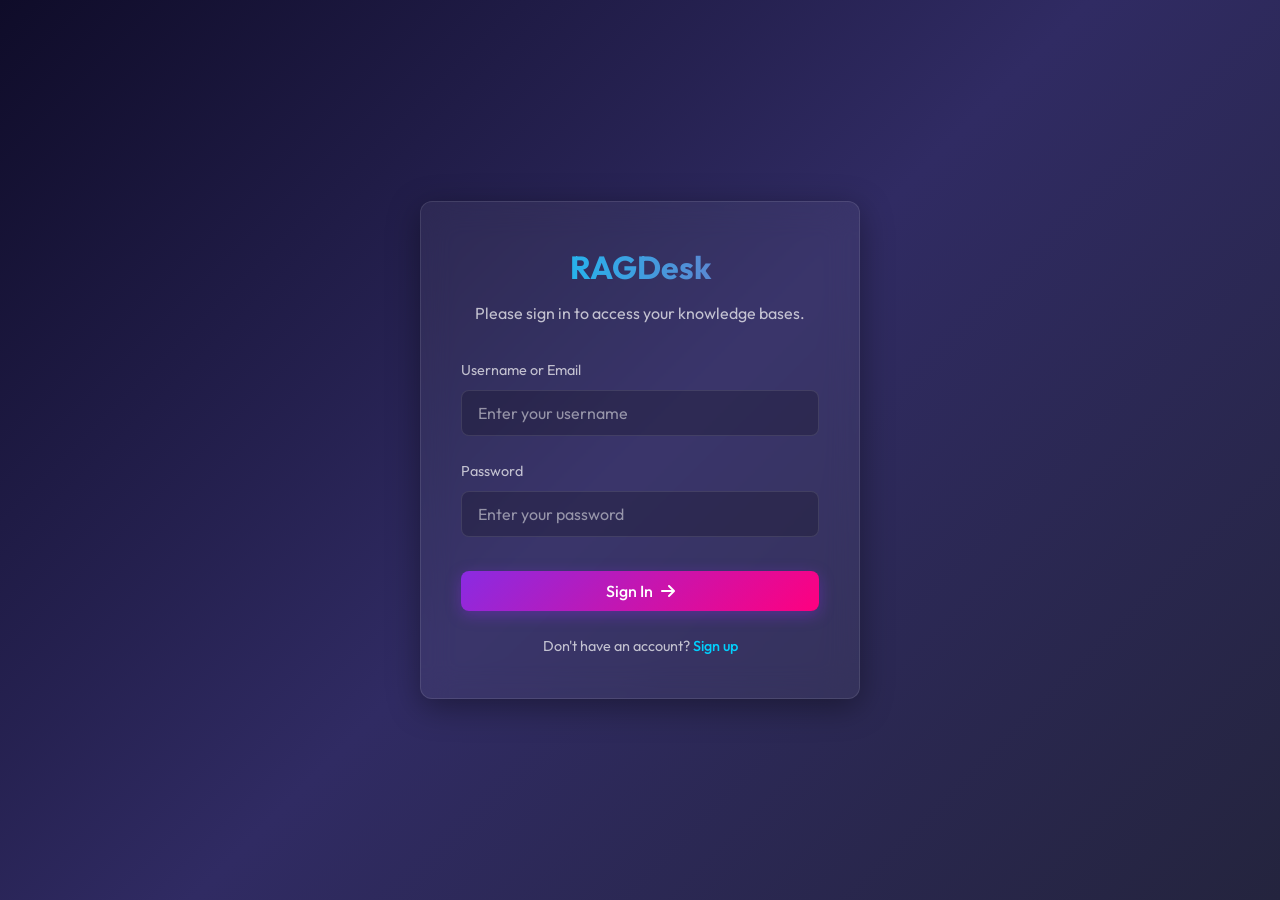
<file: frontend/index.html>
<!DOCTYPE html>
<html lang="en">
<head>
  <meta charset="UTF-8">
  <meta name="viewport" content="width=device-width, initial-scale=1.0">
  <title>Dashboard - RAGDesk</title>
  
  <link rel="preconnect" href="https://fonts.googleapis.com">
  <link rel="preconnect" href="https://fonts.gstatic.com" crossorigin>
  <link href="https://fonts.googleapis.com/css2?family=Outfit:wght@300;400;500;600;700&display=swap" rel="stylesheet">
  <link rel="stylesheet" href="https://cdnjs.cloudflare.com/ajax/libs/font-awesome/6.4.0/css/all.min.css">
  
  <link rel="stylesheet" href="css/index.css">
  <link rel="stylesheet" href="css/components.css">
  <link rel="stylesheet" href="css/layout.css">
  <script src="js/config.js"></script>
</head>
<body>

  <div class="dashboard-layout animate-fade-in">
    
    <!-- Sidebar -->
    <aside class="sidebar">
      <h2 class="text-gradient"><i class="fas fa-layer-group"></i> RAGDesk</h2>
      <ul class="nav-menu">
        <li class="nav-item">
          <a href="index.html" class="active"><i class="fas fa-home"></i> Dashboard</a>
        </li>
        <li class="nav-item">
          <a href="chat.html"><i class="fas fa-comments"></i> Chat Interface</a>
        </li>
      </ul>
      <div style="margin-top: auto;">
        <button id="logout-btn" class="btn btn-secondary" style="width: 100%;">
          <i class="fas fa-sign-out-alt"></i> Logout
        </button>
      </div>
    </aside>

    <!-- Main Content -->
    <main class="main-content">
      <header class="page-header">
        <div>
          <h1>Knowledge Bases</h1>
          <p style="color: var(--text-muted)">Manage your document collections and upload new files.</p>
        </div>
        <button id="new-kb-btn" class="btn btn-primary">
          <i class="fas fa-plus"></i> New Knowledge Base
        </button>
      </header>

      <div id="dashboard-alert-container"></div>

      <div id="kb-grid" class="grid-cards">
        <!-- Knowledge Bases will be injected here -->
        <div class="glass-panel card" style="display: flex; align-items: center; justify-content: center; height: 150px; opacity: 0.5;">
          <p>Loading...</p>
        </div>
      </div>
    </main>

  </div>

  <!-- New KB Modal -->
  <div id="kb-modal" class="modal-overlay">
    <div class="glass-panel modal-content">
      <div class="modal-header">
        <h3>Create Knowledge Base</h3>
        <button class="modal-close" id="close-modal"><i class="fas fa-times"></i></button>
      </div>
      <form id="kb-form">
        <div class="form-group">
          <label class="form-label" for="kb-name">Knowledge Base Name</label>
          <input type="text" id="kb-name" placeholder="e.g. HR Policies" required>
        </div>
        <div class="form-group">
          <label class="form-label" for="kb-desc">Description (optional)</label>
          <textarea id="kb-desc" rows="3" placeholder="Brief description..."></textarea>
        </div>
        <button type="submit" class="btn btn-primary" style="width: 100%;">Create</button>
      </form>
    </div>
  </div>

  <script type="module" src="js/dashboard.js"></script>
</body>
</html>
</file>
<file: frontend/css/index.css>
:root {
  /* Brand Colors - Deep violet & vibrant indigo */
  --bg-base: #0f0c29;
  --bg-gradient: linear-gradient(135deg, #0f0c29 0%, #302b63 50%, #24243e 100%);
  --surface-primary: rgba(255, 255, 255, 0.05);
  --surface-secondary: rgba(255, 255, 255, 0.08);
  --surface-border: rgba(255, 255, 255, 0.1);
  --glass-blur: blur(16px);
  
  --primary: #8a2be2;
  --primary-hover: #9b4dca;
  --secondary: #00d2ff;
  --accent: #ff007f;
  
  --text-primary: #ffffff;
  --text-secondary: rgba(255, 255, 255, 0.7);
  --text-muted: rgba(255, 255, 255, 0.5);

  /* Status Colors */
  --success: #2ecc71;
  --warning: #f39c12;
  --danger: #e74c3c;

  /* Typography */
  --font-sans: 'Outfit', -apple-system, BlinkMacSystemFont, 'Segoe UI', Roboto, Helvetica, Arial, sans-serif;
  
  /* Spacing & Borders */
  --radius-sm: 8px;
  --radius-md: 12px;
  --radius-lg: 20px;
  --radius-pill: 9999px;
  
  --transition-fast: 0.15s ease;
  --transition-normal: 0.3s cubic-bezier(0.4, 0, 0.2, 1);
}

* {
  margin: 0;
  padding: 0;
  box-sizing: border-box;
}

body {
  font-family: var(--font-sans);
  background: var(--bg-base);
  background-image: var(--bg-gradient);
  background-attachment: fixed;
  color: var(--text-primary);
  line-height: 1.6;
  min-height: 100vh;
  -webkit-font-smoothing: antialiased;
}

/* Animations */
@keyframes fadeIn {
  from { opacity: 0; transform: translateY(10px); }
  to { opacity: 1; transform: translateY(0); }
}

@keyframes pulseGradient {
  0% { background-position: 0% 50%; }
  50% { background-position: 100% 50%; }
  100% { background-position: 0% 50%; }
}

.animate-fade-in {
  animation: fadeIn var(--transition-normal) forwards;
}

/* Scrollbar */
::-webkit-scrollbar {
  width: 8px;
}
::-webkit-scrollbar-track {
  background: transparent;
}
::-webkit-scrollbar-thumb {
  background: var(--surface-border);
  border-radius: var(--radius-pill);
}
::-webkit-scrollbar-thumb:hover {
  background: rgba(255, 255, 255, 0.2);
}
</file>
<file: frontend/css/components.css>
/* Glass Panels */
.glass-panel {
  background: var(--surface-primary);
  backdrop-filter: var(--glass-blur);
  -webkit-backdrop-filter: var(--glass-blur);
  border: 1px solid var(--surface-border);
  border-radius: var(--radius-md);
  box-shadow: 0 8px 32px 0 rgba(0, 0, 0, 0.37);
}

/* Typography elements */
h1, h2, h3, h4 {
  font-weight: 600;
  margin-bottom: 0.5em;
  letter-spacing: 0;
}

.text-gradient {
  background: linear-gradient(to right, var(--secondary), var(--accent));
  -webkit-background-clip: text;
  -webkit-text-fill-color: transparent;
  background-size: 200% auto;
  animation: pulseGradient 4s linear infinite;
}

/* Inputs */
input, select, textarea {
  width: 100%;
  padding: 12px 16px;
  background: rgba(0, 0, 0, 0.2);
  border: 1px solid var(--surface-border);
  border-radius: var(--radius-sm);
  color: var(--text-primary);
  font-family: inherit;
  font-size: 1rem;
  transition: var(--transition-fast);
}

input:focus, select:focus, textarea:focus {
  outline: none;
  border-color: var(--primary);
  box-shadow: 0 0 0 2px rgba(138, 43, 226, 0.2);
  background: rgba(0, 0, 0, 0.3);
}

input::placeholder, textarea::placeholder {
  color: var(--text-muted);
}

/* Buttons */
.btn {
  display: inline-flex;
  align-items: center;
  justify-content: center;
  gap: 8px;
  padding: 10px 20px;
  border: none;
  border-radius: var(--radius-sm);
  font-weight: 500;
  font-size: 1rem;
  cursor: pointer;
  transition: var(--transition-normal);
  font-family: inherit;
  text-decoration: none;
}

.btn-primary {
  background: linear-gradient(135deg, var(--primary), var(--accent));
  color: white;
  box-shadow: 0 4px 15px rgba(138, 43, 226, 0.4);
}

.btn-primary:hover {
  transform: translateY(-2px);
  box-shadow: 0 6px 20px rgba(138, 43, 226, 0.6);
  filter: brightness(1.1);
}

.btn-primary:active {
  transform: translateY(0);
}

.btn-secondary {
  background: var(--surface-secondary);
  color: var(--text-primary);
  border: 1px solid var(--surface-border);
}

.btn-secondary:hover {
  background: rgba(255, 255, 255, 0.15);
  transform: translateY(-1px);
}

.btn-icon {
  padding: 8px;
  border-radius: var(--radius-pill);
  display: flex;
  align-items: center;
  justify-content: center;
  background: transparent;
  color: var(--text-secondary);
  border: none;
  cursor: pointer;
  transition: var(--transition-fast);
}

.btn-icon:hover {
  color: var(--text-primary);
  background: var(--surface-secondary);
}

/* Forms */
.form-group {
  margin-bottom: 1.5rem;
}

.form-label {
  display: block;
  margin-bottom: 0.5rem;
  color: var(--text-secondary);
  font-size: 0.9rem;
}

/* Alerts / Toasts */
.alert {
  padding: 1rem;
  border-radius: var(--radius-sm);
  margin-bottom: 1rem;
  font-size: 0.9rem;
  display: flex;
  align-items: flex-start;
  gap: 10px;
}
.alert-error {
  background: rgba(231, 76, 60, 0.1);
  border: 1px solid var(--danger);
  color: #ff8e8b;
}
.alert-success {
  background: rgba(46, 204, 113, 0.1);
  border: 1px solid var(--success);
  color: #8ce9a3;
}
</file>
<file: frontend/css/layout.css>
/* Core Layouts */
.container {
  width: 100%;
  max-width: 1200px;
  margin: 0 auto;
  padding: 0 20px;
}

/* Authentication Layout */
.auth-wrapper {
  display: flex;
  min-height: 100vh;
  align-items: center;
  justify-content: center;
  padding: 2rem;
}

.auth-card {
  width: 100%;
  max-width: 440px;
  padding: 2.5rem;
}

.auth-header {
  text-align: center;
  margin-bottom: 2rem;
}

.auth-logo {
  font-size: 2rem;
  font-weight: 700;
  margin-bottom: 0.5rem;
}

.auth-footer {
  margin-top: 1.5rem;
  text-align: center;
  font-size: 0.9rem;
  color: var(--text-secondary);
}

.auth-footer a {
  color: var(--secondary);
  text-decoration: none;
  font-weight: 500;
}
.auth-footer a:hover {
  text-decoration: underline;
}

/* Dashboard Layout */
.dashboard-layout {
  display: grid;
  grid-template-columns: 280px 1fr;
  min-height: 100vh;
}

/* Sidebar */
.sidebar {
  background: var(--surface-primary);
  border-right: 1px solid var(--surface-border);
  padding: 1.5rem;
  display: flex;
  flex-direction: column;
}

.sidebar h2 {
  font-size: 1.2rem;
  margin-bottom: 1.5rem;
  display: flex;
  align-items: center;
  gap: 10px;
}

.nav-menu {
  list-style: none;
  flex: 1;
}

.nav-item a {
  display: flex;
  align-items: center;
  gap: 12px;
  padding: 12px;
  color: var(--text-secondary);
  text-decoration: none;
  border-radius: var(--radius-sm);
  transition: var(--transition-fast);
  margin-bottom: 0.5rem;
}

.nav-item a:hover, .nav-item a.active {
  background: var(--surface-secondary);
  color: var(--text-primary);
}

/* Main Content Area */
.main-content {
  padding: 2rem 3rem;
  overflow-y: auto;
}

.page-header {
  display: flex;
  justify-content: space-between;
  align-items: center;
  margin-bottom: 2rem;
  padding-bottom: 1rem;
  border-bottom: 1px solid var(--surface-border);
}

/* Grid for Cards */
.grid-cards {
  display: grid;
  grid-template-columns: repeat(auto-fill, minmax(300px, 1fr));
  gap: 1.5rem;
}

.card {
  padding: 1.5rem;
  cursor: pointer;
  transition: var(--transition-normal);
  display: flex;
  flex-direction: column;
}

.card:hover {
  transform: translateY(-4px);
  border-color: rgba(138, 43, 226, 0.4);
  box-shadow: 0 12px 40px 0 rgba(0, 0, 0, 0.4);
}

.card-title {
  font-size: 1.1rem;
  margin-bottom: 0.5rem;
  color: var(--secondary);
}

.card-meta {
  font-size: 0.85rem;
  color: var(--text-muted);
  margin-top: auto;
  padding-top: 1rem;
}

/* Modals */
.modal-overlay {
  position: fixed;
  top: 0;
  left: 0;
  right: 0;
  bottom: 0;
  background: rgba(0, 0, 0, 0.6);
  backdrop-filter: blur(4px);
  display: flex;
  align-items: center;
  justify-content: center;
  z-index: 100;
  opacity: 0;
  pointer-events: none;
  transition: var(--transition-normal);
}

.modal-overlay.active {
  opacity: 1;
  pointer-events: auto;
}

.modal-content {
  width: 100%;
  max-width: 500px;
  padding: 2rem;
  transform: translateY(20px);
  transition: var(--transition-normal);
}

.modal-overlay.active .modal-content {
  transform: translateY(0);
}

.modal-header {
  display: flex;
  justify-content: space-between;
  align-items: center;
  margin-bottom: 1.5rem;
}

.modal-close {
  background: none;
  border: none;
  color: var(--text-secondary);
  font-size: 1.5rem;
  cursor: pointer;
}
.modal-close:hover {
  color: var(--text-primary);
}
</file>
<file: frontend/css/chat.css>
body {
  background: #101418;
  background-image:
    linear-gradient(135deg, rgba(20, 32, 38, 0.96), rgba(22, 24, 28, 0.98)),
    linear-gradient(90deg, rgba(61, 122, 117, 0.18), rgba(195, 97, 67, 0.12));
}

.chat-layout {
  display: grid;
  grid-template-columns: 248px minmax(0, 1fr);
  min-height: 100vh;
}

.brand-mark {
  color: var(--text-primary);
}

.workspace-shell {
  display: grid;
  grid-template-columns: minmax(420px, 1fr) minmax(340px, 420px);
  min-height: 100vh;
  overflow: hidden;
}

.chat-container,
.artifacts-panel {
  min-width: 0;
  height: 100vh;
}

.chat-container {
  display: flex;
  flex-direction: column;
  border-right: 1px solid rgba(255, 255, 255, 0.09);
}

.chat-header,
.artifacts-header {
  min-height: 86px;
  padding: 1.15rem 1.5rem;
  border-bottom: 1px solid rgba(255, 255, 255, 0.09);
  background: rgba(16, 20, 24, 0.86);
  backdrop-filter: blur(14px);
  display: flex;
  justify-content: space-between;
  align-items: center;
  gap: 1rem;
}

.chat-header h1,
.artifacts-header h2 {
  margin: 0;
  font-size: 1.25rem;
  line-height: 1.2;
}

.eyebrow {
  margin: 0 0 0.3rem;
  color: #8fbcb7;
  font-size: 0.76rem;
  font-weight: 700;
  text-transform: uppercase;
}

.header-action {
  width: 38px;
  height: 38px;
  border-radius: 8px;
  background: rgba(255, 255, 255, 0.06);
  border: 1px solid rgba(255, 255, 255, 0.09);
}

.chat-messages {
  flex: 1;
  overflow-y: auto;
  padding: 1.5rem;
  display: flex;
  flex-direction: column;
  gap: 1.15rem;
  scroll-behavior: smooth;
}

.message {
  display: flex;
  gap: 0.8rem;
  max-width: min(780px, 86%);
}

.message.user {
  margin-left: auto;
  flex-direction: row-reverse;
}

.message-avatar {
  width: 34px;
  height: 34px;
  border-radius: 8px;
  background: rgba(255, 255, 255, 0.08);
  border: 1px solid rgba(255, 255, 255, 0.08);
  color: #d8e4df;
  display: flex;
  align-items: center;
  justify-content: center;
  flex-shrink: 0;
}

.message.user .message-avatar {
  background: #2d6f69;
  border-color: rgba(143, 188, 183, 0.45);
  color: white;
}

.message-body {
  min-width: 0;
}

.message-content {
  background: rgba(255, 255, 255, 0.065);
  padding: 0.9rem 1rem;
  border-radius: 8px;
  border: 1px solid rgba(255, 255, 255, 0.09);
  color: rgba(255, 255, 255, 0.9);
  font-size: 0.95rem;
  line-height: 1.55;
  overflow-wrap: anywhere;
}

.message.user .message-content {
  background: rgba(45, 111, 105, 0.24);
  border-color: rgba(143, 188, 183, 0.34);
}

.thinking {
  color: var(--text-secondary);
}

.sources {
  margin-top: 0.85rem;
  padding-top: 0.75rem;
  border-top: 1px solid rgba(255, 255, 255, 0.09);
  color: var(--text-muted);
  font-size: 0.8rem;
}

.source-list {
  display: flex;
  flex-wrap: wrap;
  gap: 0.4rem;
  margin-top: 0.45rem;
}

.source-badge {
  display: inline-flex;
  max-width: 100%;
  padding: 0.2rem 0.5rem;
  border-radius: 6px;
  background: rgba(143, 188, 183, 0.12);
  border: 1px solid rgba(143, 188, 183, 0.22);
  color: #c8e3dd;
  overflow-wrap: anywhere;
}

.message-actions {
  display: flex;
  gap: 0.25rem;
  margin-top: 0.45rem;
  opacity: 0;
  transition: var(--transition-fast);
}

.message:hover .message-actions,
.message:focus-within .message-actions {
  opacity: 1;
}

.chat-input-area {
  padding: 1rem 1.5rem 1.25rem;
  background: rgba(16, 20, 24, 0.9);
  border-top: 1px solid rgba(255, 255, 255, 0.09);
}

.chat-input-wrapper {
  position: relative;
}

.chat-input {
  width: 100%;
  min-height: 56px;
  max-height: 180px;
  padding: 0.9rem 3.1rem 0.9rem 1rem;
  border-radius: 8px;
  background: rgba(0, 0, 0, 0.18);
  border: 1px solid rgba(255, 255, 255, 0.12);
  resize: none;
  line-height: 1.45;
  box-shadow: none;
}

.chat-input:focus {
  border-color: #8fbcb7;
  box-shadow: 0 0 0 2px rgba(143, 188, 183, 0.18);
}

.send-btn {
  position: absolute;
  right: 0.65rem;
  bottom: 0.65rem;
  width: 36px;
  height: 36px;
  border-radius: 8px;
  background: #2d6f69;
  color: white;
  border: none;
  display: flex;
  align-items: center;
  justify-content: center;
  cursor: pointer;
  transition: var(--transition-fast);
}

.send-btn:hover {
  background: #36847d;
}

.send-btn:disabled {
  background: rgba(255, 255, 255, 0.1);
  color: var(--text-muted);
  cursor: not-allowed;
}

.artifacts-panel {
  display: flex;
  flex-direction: column;
  background: rgba(255, 255, 255, 0.035);
}

.artifact-alert {
  min-height: 0;
  margin: 0;
  padding: 0;
  color: transparent;
  transition: var(--transition-fast);
}

.artifact-alert.visible {
  margin: 1rem 1rem 0;
  padding: 0.75rem 0.85rem;
  border-radius: 8px;
  color: var(--text-primary);
  font-size: 0.88rem;
}

.artifact-alert.success {
  background: rgba(46, 204, 113, 0.12);
  border: 1px solid rgba(46, 204, 113, 0.35);
}

.artifact-alert.error {
  background: rgba(231, 76, 60, 0.12);
  border: 1px solid rgba(231, 76, 60, 0.35);
}

.upload-dropzone {
  margin: 1rem;
  padding: 0.9rem;
  border-radius: 8px;
  border: 1px solid rgba(255, 255, 255, 0.1);
  background: rgba(0, 0, 0, 0.16);
  display: grid;
  grid-template-columns: 44px minmax(0, 1fr) auto;
  align-items: center;
  gap: 0.75rem;
}

.upload-picker {
  width: 44px;
  height: 44px;
  border-radius: 8px;
  border: 1px solid rgba(143, 188, 183, 0.34);
  background: rgba(143, 188, 183, 0.12);
  color: #c8e3dd;
  cursor: pointer;
}

.upload-copy {
  min-width: 0;
  display: flex;
  flex-direction: column;
  gap: 0.12rem;
}

.upload-copy strong,
.upload-copy span {
  overflow: hidden;
  text-overflow: ellipsis;
  white-space: nowrap;
}

.upload-copy span {
  color: var(--text-muted);
  font-size: 0.82rem;
}

.upload-submit {
  min-width: 104px;
  padding: 0.65rem 0.85rem;
  background: #2d6f69;
  box-shadow: none;
}

.upload-submit:hover {
  transform: none;
  box-shadow: none;
  background: #36847d;
}

.upload-submit:disabled {
  opacity: 0.55;
  cursor: not-allowed;
}

.artifacts-list {
  flex: 1;
  overflow-y: auto;
  padding: 0 1rem 1rem;
  display: flex;
  flex-direction: column;
  gap: 0.75rem;
}

.artifact-item {
  display: grid;
  grid-template-columns: 38px minmax(0, 1fr);
  gap: 0.75rem;
  padding: 0.85rem;
  border-radius: 8px;
  border: 1px solid rgba(255, 255, 255, 0.09);
  background: rgba(255, 255, 255, 0.055);
}

.artifact-icon {
  width: 38px;
  height: 38px;
  border-radius: 8px;
  display: flex;
  align-items: center;
  justify-content: center;
  background: rgba(195, 97, 67, 0.14);
  color: #f1b19b;
}

.artifact-details {
  min-width: 0;
}

.artifact-title-row {
  display: flex;
  justify-content: space-between;
  align-items: flex-start;
  gap: 0.65rem;
}

.artifact-title-row h3 {
  margin: 0;
  font-size: 0.95rem;
  line-height: 1.3;
  overflow-wrap: anywhere;
}

.artifact-details p {
  margin: 0.32rem 0 0;
  color: var(--text-muted);
  font-size: 0.78rem;
}

.artifact-status {
  flex-shrink: 0;
  display: inline-flex;
  align-items: center;
  gap: 0.35rem;
  padding: 0.18rem 0.45rem;
  border-radius: 6px;
  font-size: 0.75rem;
  color: var(--text-secondary);
  background: rgba(255, 255, 255, 0.07);
}

.status-completed .artifact-status {
  color: #94e2aa;
  background: rgba(46, 204, 113, 0.12);
}

.status-processing .artifact-status,
.status-pending .artifact-status,
.status-queued .artifact-status {
  color: #ffd38a;
  background: rgba(243, 156, 18, 0.13);
}

.status-failed .artifact-status {
  color: #ffaaa7;
  background: rgba(231, 76, 60, 0.13);
}

.artifact-error {
  color: #ffaaa7 !important;
}

.artifact-empty {
  min-height: 180px;
  display: flex;
  align-items: center;
  justify-content: center;
  flex-direction: column;
  gap: 0.6rem;
  color: var(--text-muted);
  text-align: center;
  border: 1px dashed rgba(255, 255, 255, 0.13);
  border-radius: 8px;
}

.artifact-empty i {
  font-size: 1.6rem;
}

@media (max-width: 1120px) {
  .chat-layout {
    grid-template-columns: 220px minmax(0, 1fr);
  }

  .workspace-shell {
    grid-template-columns: minmax(360px, 1fr) minmax(300px, 360px);
  }
}

@media (max-width: 900px) {
  .chat-layout,
  .workspace-shell {
    display: flex;
    flex-direction: column;
  }

  .sidebar {
    min-height: auto;
    border-right: none;
    border-bottom: 1px solid var(--surface-border);
  }

  .nav-menu {
    flex: unset;
  }

  .chat-container,
  .artifacts-panel {
    height: auto;
  }

  .chat-container {
    min-height: 62vh;
    border-right: none;
  }

  .artifacts-panel {
    min-height: 38vh;
    border-top: 1px solid rgba(255, 255, 255, 0.09);
  }

  .message {
    max-width: 100%;
  }
}

@media (max-width: 560px) {
  .chat-header,
  .artifacts-header,
  .chat-messages,
  .chat-input-area {
    padding-left: 1rem;
    padding-right: 1rem;
  }

  .upload-dropzone {
    grid-template-columns: 44px minmax(0, 1fr);
  }

  .upload-submit {
    grid-column: 1 / -1;
    width: 100%;
  }

  .artifact-title-row {
    flex-direction: column;
    align-items: flex-start;
  }
}
</file>
